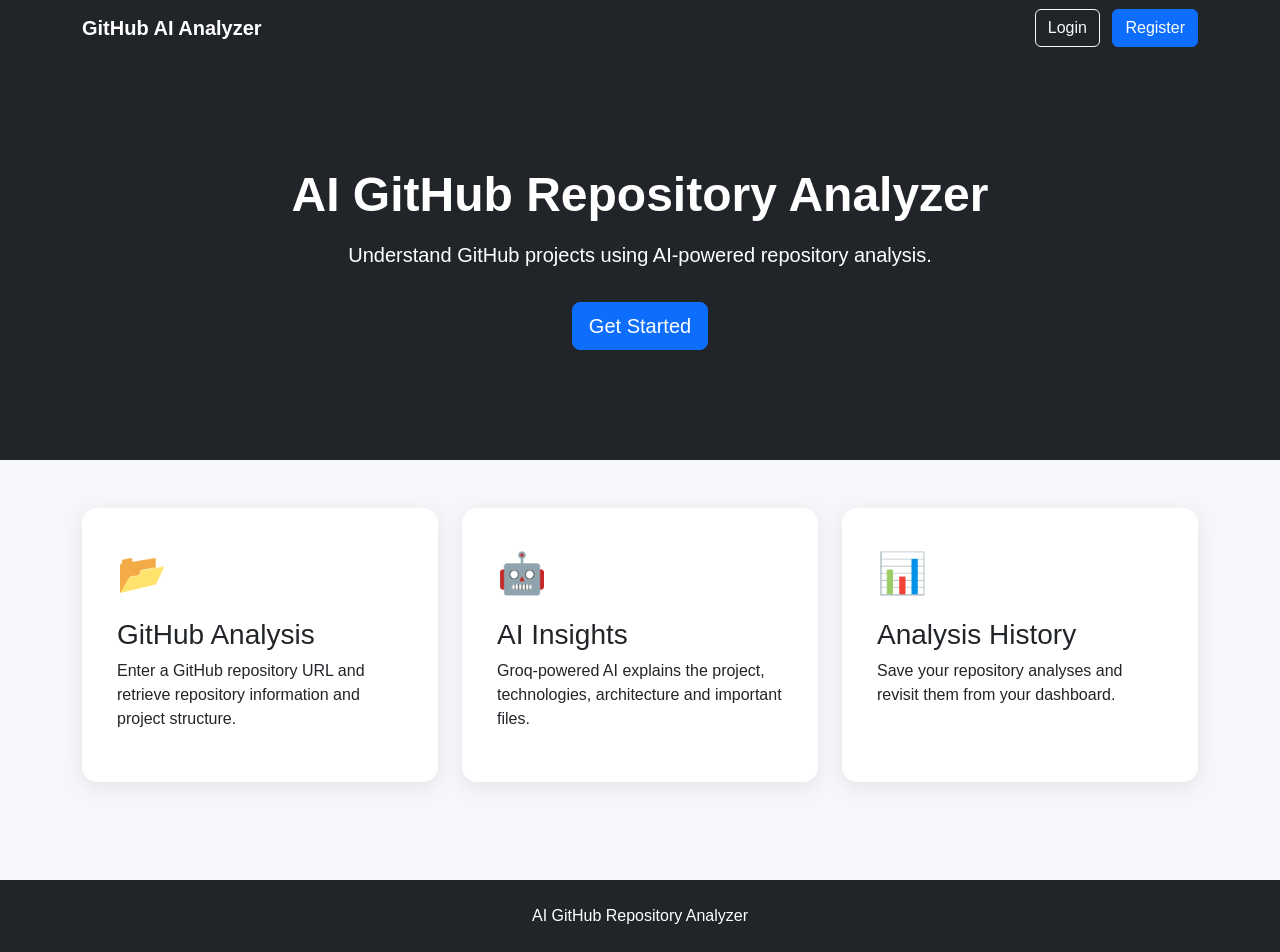
<file: frontend/index.html>
<!DOCTYPE html>
<html lang="en">

<head>
    <meta charset="UTF-8">
    <meta name="viewport" content="width=device-width, initial-scale=1.0">

    <title>AI GitHub Repository Analyzer</title>

    <link
        href="https://cdn.jsdelivr.net/npm/bootstrap@5.3.3/dist/css/bootstrap.min.css"
        rel="stylesheet"
    >

    <link rel="stylesheet" href="css/style.css">
</head>

<body>

<nav class="navbar navbar-expand-lg navbar-dark bg-dark">
    <div class="container">

        <a class="navbar-brand fw-bold" href="/">
            GitHub AI Analyzer
        </a>

        <div>
            <a href="/login.html"
               class="btn btn-outline-light me-2">
                Login
            </a>

            <a href="/register.html"
               class="btn btn-primary">
                Register
            </a>
        </div>

    </div>
</nav>


<section class="hero">

    <div class="container text-center">

        <h1>
            AI GitHub Repository Analyzer
        </h1>

        <p class="lead mt-3">
            Understand GitHub projects using AI-powered
            repository analysis.
        </p>

        <a href="/register.html"
           class="btn btn-primary btn-lg mt-3">
            Get Started
        </a>

    </div>

</section>


<section class="container py-5">

    <div class="row g-4">

        <div class="col-md-4">

            <div class="feature-card">

                <div class="feature-icon">
                    📂
                </div>

                <h3>GitHub Analysis</h3>

                <p>
                    Enter a GitHub repository URL and retrieve
                    repository information and project structure.
                </p>

            </div>

        </div>


        <div class="col-md-4">

            <div class="feature-card">

                <div class="feature-icon">
                    🤖
                </div>

                <h3>AI Insights</h3>

                <p>
                    Groq-powered AI explains the project,
                    technologies, architecture and important files.
                </p>

            </div>

        </div>


        <div class="col-md-4">

            <div class="feature-card">

                <div class="feature-icon">
                    📊
                </div>

                <h3>Analysis History</h3>

                <p>
                    Save your repository analyses and revisit
                    them from your dashboard.
                </p>

            </div>

        </div>

    </div>

</section>


<footer class="bg-dark text-white text-center py-4">

    <p class="mb-0">
        AI GitHub Repository Analyzer
    </p>

</footer>

</body>
</html>
</file>
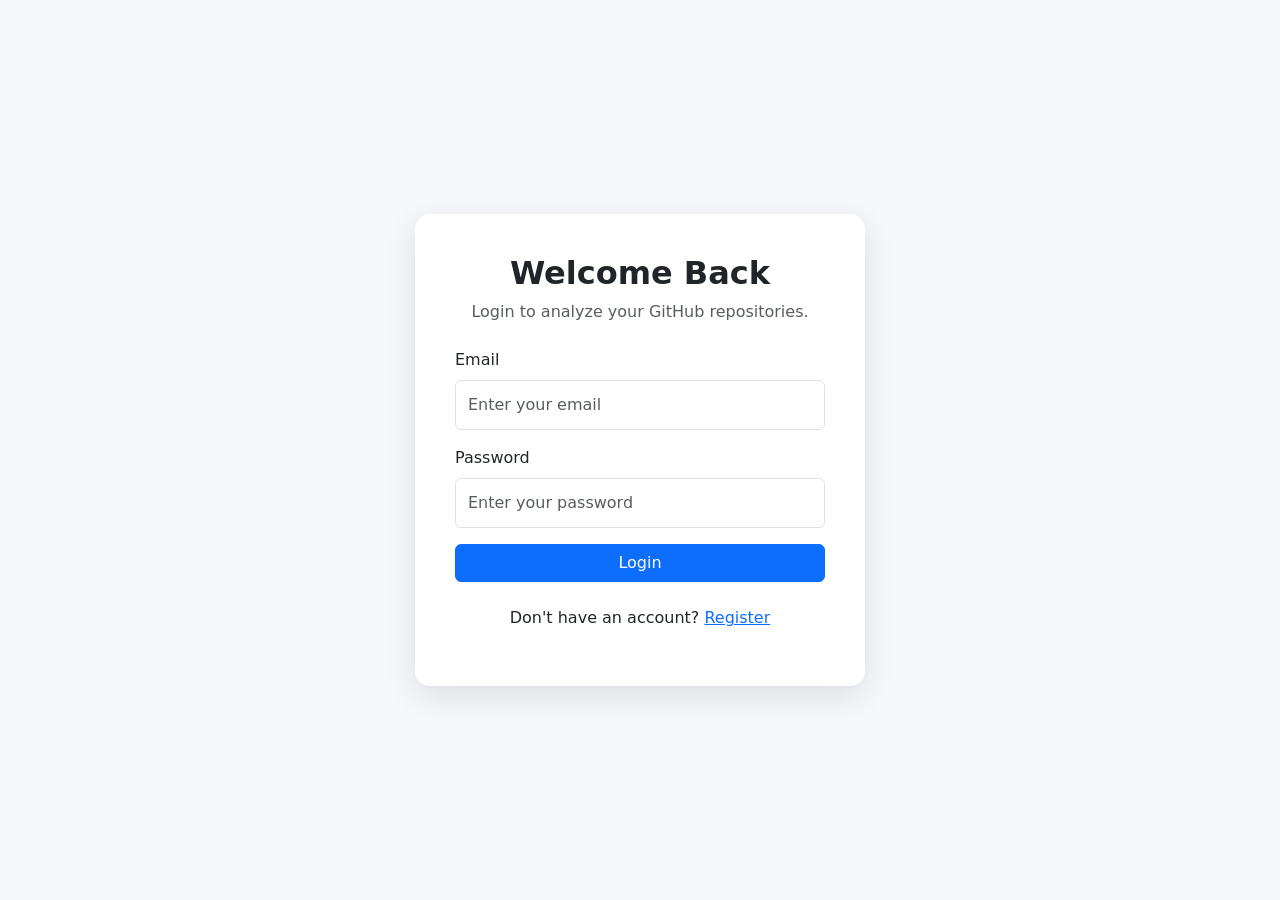
<file: frontend/login.html>
<!DOCTYPE html>
<html lang="en">

<head>

    <meta charset="UTF-8">

    <meta
        name="viewport"
        content="width=device-width, initial-scale=1"
    >

    <title>Login</title>

    <link
        href="https://cdn.jsdelivr.net/npm/bootstrap@5.3.3/dist/css/bootstrap.min.css"
        rel="stylesheet"
    >

    <link rel="stylesheet" href="css/auth.css">

</head>

<body>

<div class="auth-container">

    <div class="auth-card">

        <div class="text-center mb-4">

            <h2>Welcome Back</h2>

            <p class="text-muted">
                Login to analyze your GitHub repositories.
            </p>

        </div>


        <div class="mb-3">

            <label class="form-label">
                Email
            </label>

            <input
                id="email"
                type="email"
                class="form-control"
                placeholder="Enter your email"
            >

        </div>


        <div class="mb-3">

            <label class="form-label">
                Password
            </label>

            <input
                id="password"
                type="password"
                class="form-control"
                placeholder="Enter your password"
            >

        </div>


        <button
            class="btn btn-primary w-100"
            onclick="loginUser()"
        >
            Login
        </button>


        <div id="message" class="mt-3"></div>


        <p class="text-center mt-4">

            Don't have an account?

            <a href="/register.html">
                Register
            </a>

        </p>

    </div>

</div>


<script src="js/login.js"></script>

</body>
</html>
</file>
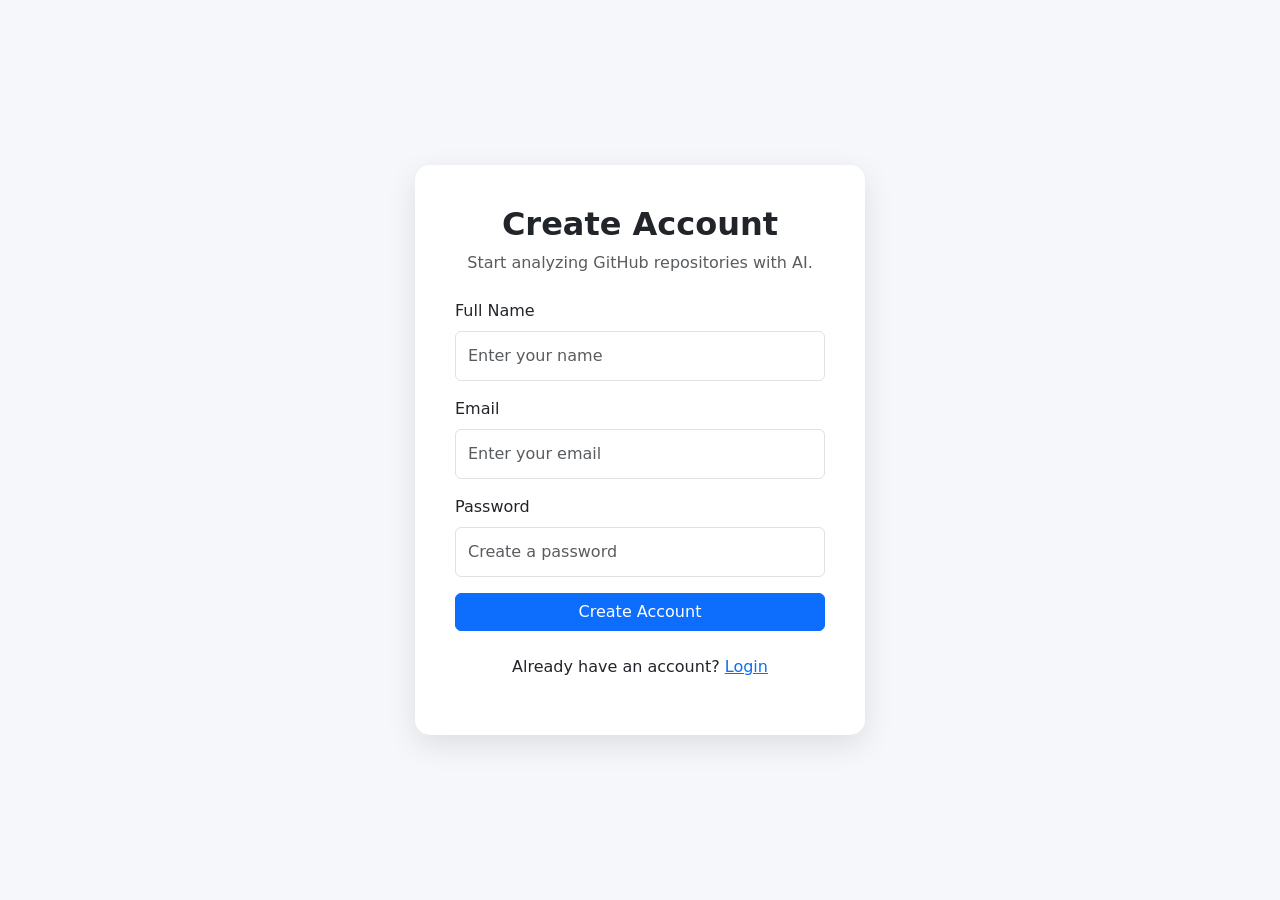
<file: frontend/register.html>
<!DOCTYPE html>
<html lang="en">

<head>

    <meta charset="UTF-8">

    <meta
        name="viewport"
        content="width=device-width, initial-scale=1"
    >

    <title>Create Account</title>

    <link
        href="https://cdn.jsdelivr.net/npm/bootstrap@5.3.3/dist/css/bootstrap.min.css"
        rel="stylesheet"
    >

    <link rel="stylesheet" href="css/auth.css">

</head>

<body>

<div class="auth-container">

    <div class="auth-card">

        <div class="text-center mb-4">

            <h2>Create Account</h2>

            <p class="text-muted">
                Start analyzing GitHub repositories with AI.
            </p>

        </div>


        <div class="mb-3">

            <label class="form-label">
                Full Name
            </label>

            <input
                id="name"
                type="text"
                class="form-control"
                placeholder="Enter your name"
            >

        </div>


        <div class="mb-3">

            <label class="form-label">
                Email
            </label>

            <input
                id="email"
                type="email"
                class="form-control"
                placeholder="Enter your email"
            >

        </div>


        <div class="mb-3">

            <label class="form-label">
                Password
            </label>

            <input
                id="password"
                type="password"
                class="form-control"
                placeholder="Create a password"
            >

        </div>


        <button
            class="btn btn-primary w-100"
            onclick="registerUser()"
        >
            Create Account
        </button>


        <div id="message" class="mt-3"></div>


        <p class="text-center mt-4">

            Already have an account?

            <a href="/login.html">
                Login
            </a>

        </p>

    </div>

</div>


<script src="js/register.js"></script>

</body>
</html>
</file>
<file: frontend/css/style.css>
body {
    background: #f5f7fa;
    color: #212529;
    font-family: Arial, sans-serif;
}


.hero {
    padding: 110px 20px;
    background: #212529;
    color: white;
}


.hero h1 {
    font-size: 48px;
    font-weight: 700;
}


.hero p {
    max-width: 700px;
    margin-left: auto;
    margin-right: auto;
}


.feature-card {
    background: white;
    padding: 35px;
    border-radius: 15px;
    height: 100%;
    box-shadow: 0 5px 20px rgba(0, 0, 0, 0.08);
    transition: transform 0.2s ease;
}


.feature-card:hover {
    transform: translateY(-5px);
}


.feature-icon {
    font-size: 40px;
    margin-bottom: 15px;
}


.card {
    border: none;
    border-radius: 15px;
    box-shadow: 0 5px 20px rgba(0, 0, 0, 0.06);
}


.file-tree {
    background: #212529;
    color: white;
    padding: 20px;
    border-radius: 10px;
    overflow-x: auto;
    white-space: pre-wrap;
    min-height: 200px;
}


.analysis-text {
    line-height: 1.8;
    margin-bottom: 30px;
}


footer {
    margin-top: 50px;
}
</file>
<file: frontend/css/auth.css>
body {
    background: #f5f7fa;
}


.auth-container {
    min-height: 100vh;

    display: flex;

    align-items: center;

    justify-content: center;

    padding: 20px;
}


.auth-card {
    background: white;

    width: 100%;

    max-width: 450px;

    padding: 40px;

    border-radius: 15px;

    box-shadow:
        0 10px 30px
        rgba(0, 0, 0, 0.1);
}


.auth-card h2 {
    font-weight: 700;
}


.form-control {
    padding: 12px;
}


.form-control:focus {
    box-shadow: none;
}
</file>
